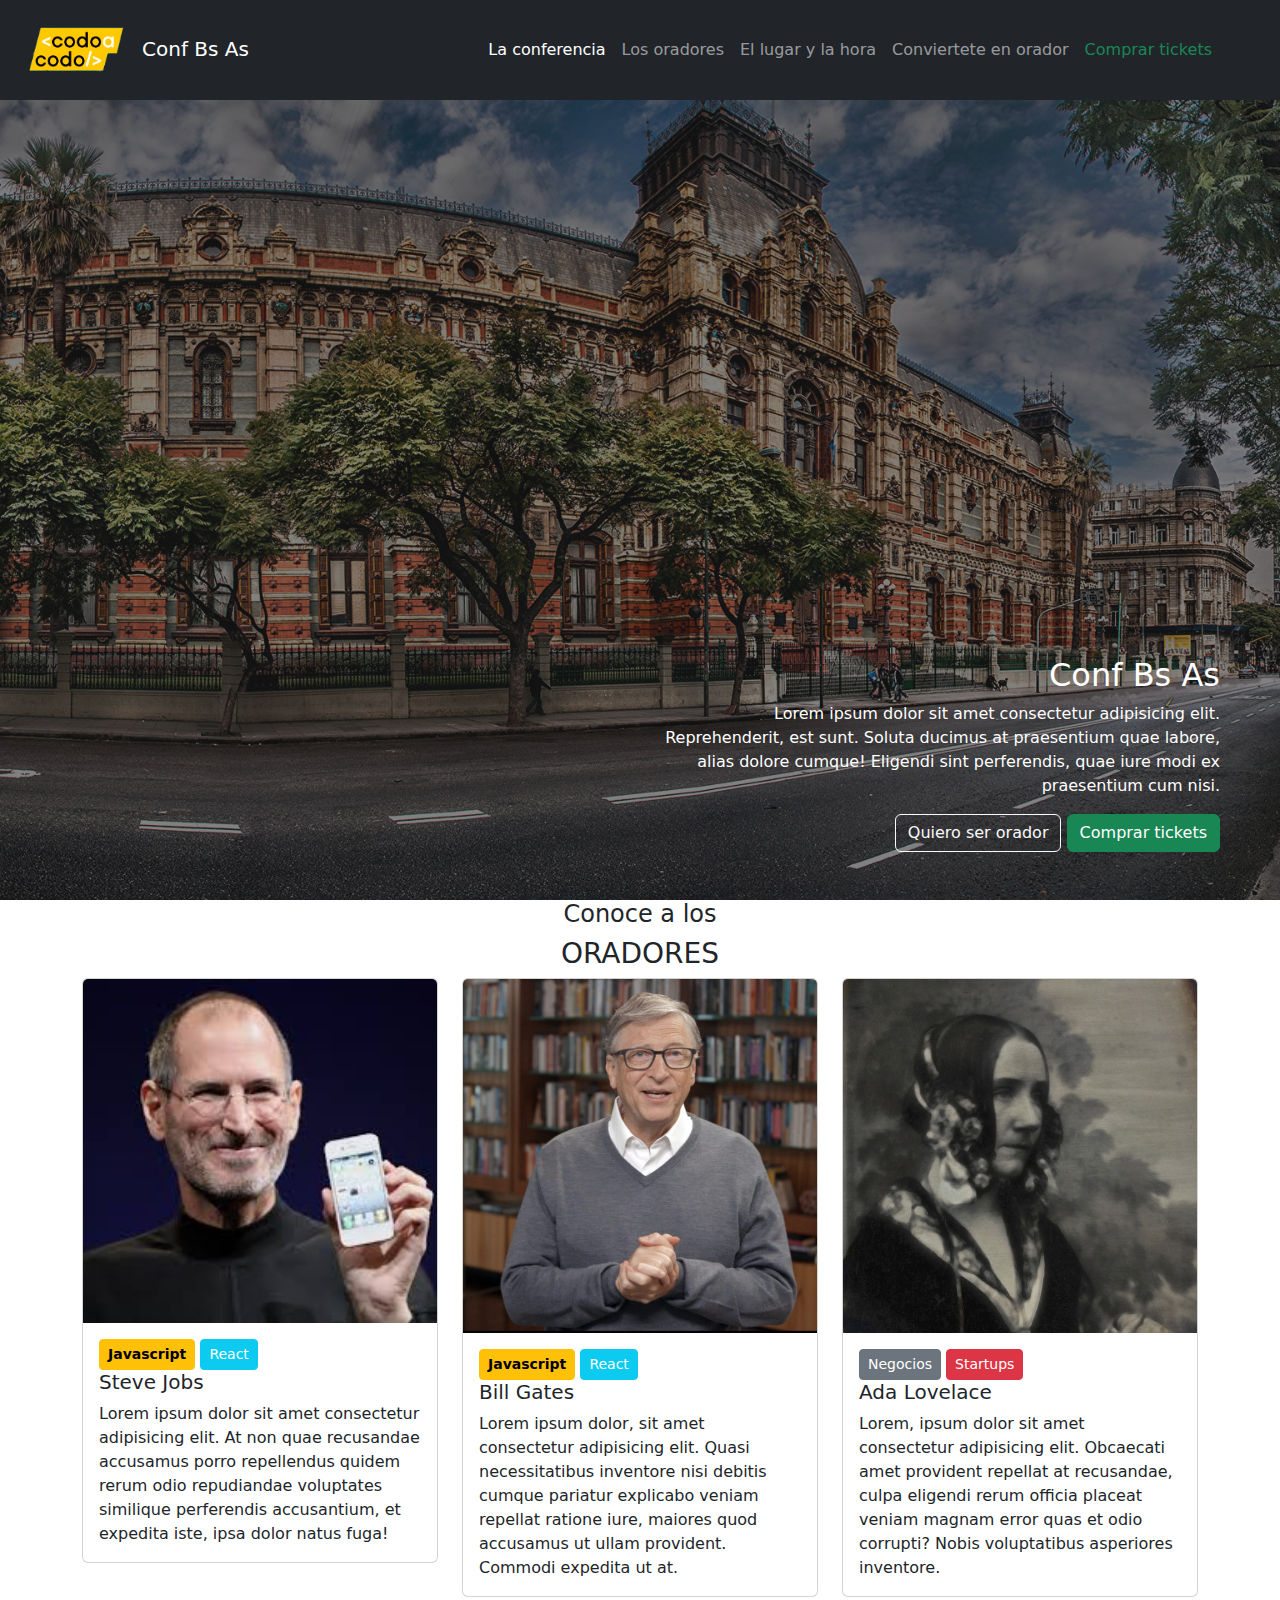
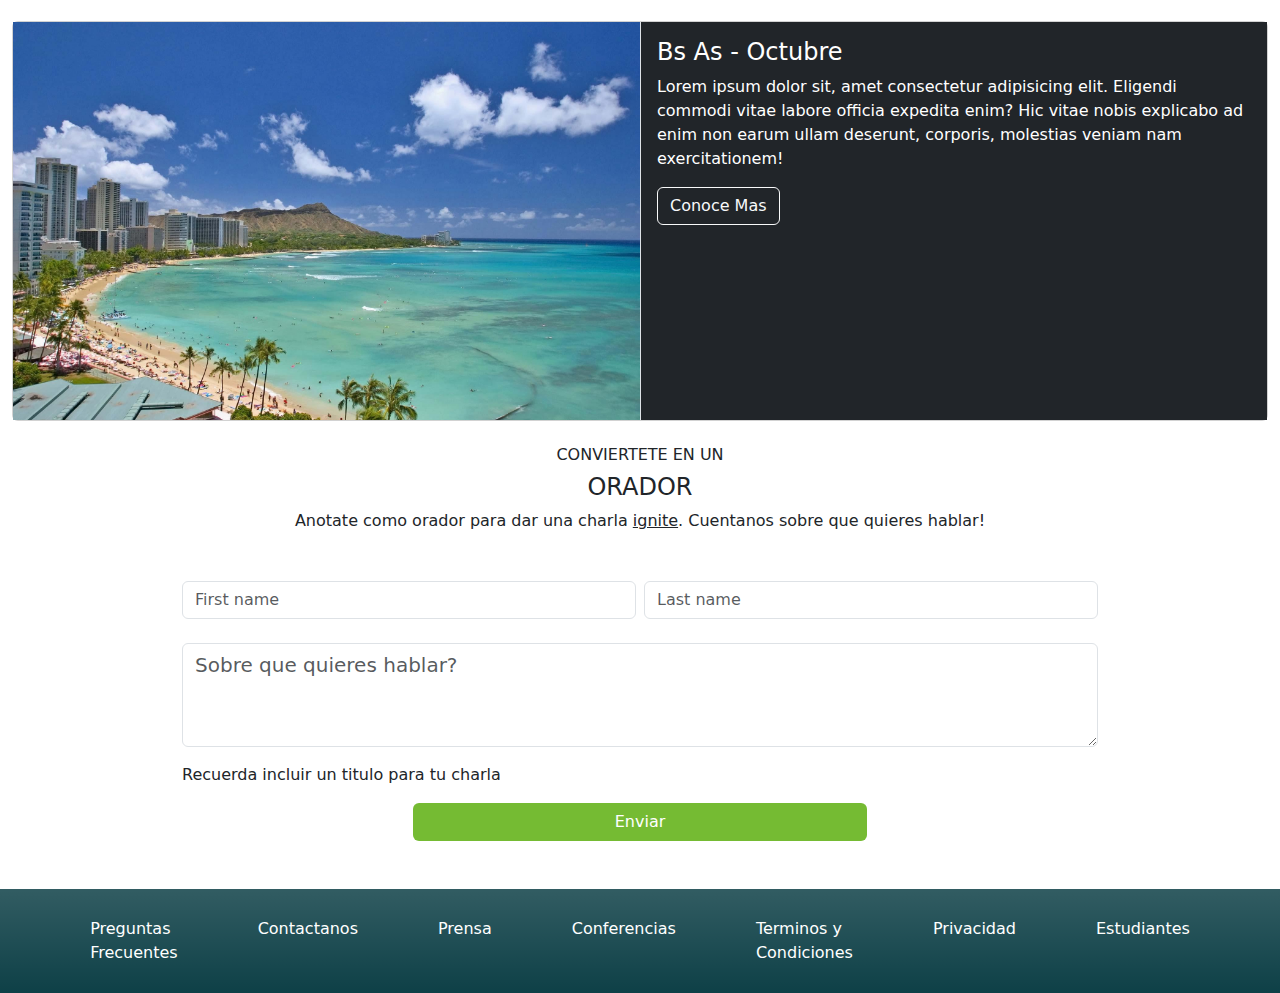
<file: index.html>
<!doctype html>
<html lang="en">

<head>
    <meta charset="utf-8">
    <meta name="viewport" content="width=device-width, initial-scale=1">
    <title>ConfBsAs</title>
    <link rel="stylesheet" href="./CSS/bootstrap.min.css">
    <link rel="stylesheet" href="./CSS/style.css">
</head>

<body>
    <header>
        <nav class="navbar navbar-expand-lg bg-dark navbar-dark text-nowrap fixed-top">
            <div class="container-fluid">
                <a class="navbar-brand" href="#"><img src="./IMGs/imagenes_integrador_front/codoacodo.png" alt="logo" width="130em">Conf Bs As</a>
                <button class="navbar-toggler" type="button" data-bs-toggle="collapse"
                    data-bs-target="#navbarSupportedContent" aria-controls="navbarSupportedContent"
                    aria-expanded="false" aria-label="Toggle navigation">
                    <span class="navbar-toggler-icon"></span>
                </button>
                <div class="collapse navbar-collapse flex-row-reverse pe-lg-5" id="navbarSupportedContent">
                    <div class="text-end">
                        <div class="navbar-nav me-auto mb-2 mb-lg-0 justify-content-lg-end">
                            <a class="nav-link active" aria-current="page" href="#conf">La conferencia</a>
                            <a class="nav-link" href="#oradores">Los oradores</a>
                            <a class="nav-link" href="#lugar">El lugar y la hora</a>
                            <a class="nav-link" href="#conviertete">Conviertete en orador</a>
                            <a class="nav-link text-success" href="./tickets.html">Comprar tickets</a>
                        </div>
                    </div>
                </div>
            </div>
        </nav>

    </header>
    <main>
        <div class="container-fluid" id="conf">
            <div class="row fondo p-5 align-items-center flex-md-column-reverse">
                <div class="col-m-6 text-white text-end  w-50 align-self-end">
                    <h2>Conf Bs As</h2>
                    <p>Lorem ipsum dolor sit amet consectetur adipisicing elit. Reprehenderit, est sunt. Soluta ducimus
                        at praesentium quae labore, alias dolore cumque! Eligendi sint perferendis, quae iure modi ex
                        praesentium cum nisi.</p>
                    <a class="btn btn-outline-light" href="#conviertete" role="button">Quiero ser orador</a>
                    <a class="btn btn-success" href="./tickets.html" role="button">Comprar tickets</a>
                </div>
            </div>
        </div>
        <div class="container" id="oradores">
            <h4 class="text-center">Conoce a los</h3>
                <h3 class="text-center">ORADORES</h3>
                <div class="row row-cols-1 row-cols-md-3 g-4">
                    <div class="col">
                        <div class="card">
                            <img src="./IMGs/imagenes_integrador_front/steve.jpg" class="card-img-top" alt="Steve_Jobs">
                            <div class="card-body">
                                <button type="button" class="btn btn-warning btn-sm fw-bold">Javascript</button>
                                <button type="button" class="btn btn-info btn-sm text-white">React</button>
                                <h5 class="card-title">Steve Jobs</h5>
                                <p class="card-text">Lorem ipsum dolor sit amet consectetur adipisicing elit. At non
                                    quae recusandae accusamus porro repellendus quidem rerum odio repudiandae voluptates
                                    similique perferendis accusantium, et expedita iste, ipsa dolor natus fuga!</p>
                            </div>
                        </div>
                    </div>
                    <div class="col">
                        <div class="card">
                            <img src="./IMGs/imagenes_integrador_front/bill.jpg" class="card-img-top" alt="Bill_Gates">
                            <div class="card-body">
                                <button type="button" class="btn btn-warning btn-sm fw-bold">Javascript</button>
                                <button type="button" class="btn btn-info btn-sm text-white">React</button>
                                <h5 class="card-title">Bill Gates</h5>
                                <p class="card-text">Lorem ipsum dolor, sit amet consectetur adipisicing elit. Quasi
                                    necessitatibus inventore nisi debitis cumque pariatur explicabo veniam repellat
                                    ratione iure, maiores quod accusamus ut ullam provident. Commodi expedita ut at.</p>
                            </div>
                        </div>
                    </div>
                    <div class="col">
                        <div class="card">
                            <img src="./IMGs/imagenes_integrador_front/ada.jpeg" class="card-img-top" alt="Ada_Lovelace">
                            <div class="card-body">
                                <button type="button" class="btn btn-secondary btn-sm text-white">Negocios</button>
                                <button type="button" class="btn btn-danger btn-sm text-white">Startups</button>
                                <h5 class="card-title">Ada Lovelace</h5>
                                <p class="card-text">Lorem, ipsum dolor sit amet consectetur adipisicing elit. Obcaecati
                                    amet provident repellat at recusandae, culpa eligendi rerum officia placeat veniam
                                    magnam error quas et odio corrupti? Nobis voluptatibus asperiores inventore.</p>
                            </div>
                        </div>
                    </div>
                </div>
        </div>
        <div class="container-fluid mt-4" id="lugar">
            <div class="card mb-3">
                <div class="row g-0">
                    <div class="col-md-6">
                        <img src="./IMGs/imagenes_integrador_front/honolulu.jpg" class="img-fluid" loading="lazy" alt="imagen_de_playa">
                    </div>
                    <div class="col-md-6 bg-dark border-start">
                        <div class="card-body">
                            <h4 class="card-title text-white">Bs As - Octubre</h4>
                            <p class="card-text text-white">Lorem ipsum dolor sit, amet consectetur adipisicing elit.
                                Eligendi
                                commodi vitae labore officia expedita enim? Hic vitae nobis explicabo ad enim non earum
                                ullam deserunt, corporis, molestias veniam nam exercitationem!</p>
                            <a class="btn btn-outline-light" href="#" role="button">Conoce Mas</a>


                        </div>
                    </div>
                </div>
            </div>
        </div>
        <div class="container mt-4" id="conviertete">
            <div class="text-center">
                <h6>CONVIERTETE EN UN</h6>
                <h4>ORADOR</h4>
                <p>Anotate como orador para dar una charla <u>ignite</u>. Cuentanos sobre que quieres hablar!</p>
            </div>
            <form action="">
                <div class="row gx-2 align-items-sm-center justify-content-sm-center m-lg-5 ps-5 pe-5">
                    <div class="col">
                        <input type="text" class="form-control" id="name" placeholder="First name"
                            aria-label="First name">
                    </div>
                    <div class="col">
                        <input type="text" class="form-control" id="lastname" placeholder="Last name"
                            aria-label="Last name">
                    </div>

                    <div class="mb-3">
                        <label for="exampleFormControlTextarea1" class="form-label"></label>
                        <textarea class="form-control fs-5" id="exampleFormControlTextarea1"
                            placeholder="Sobre que quieres hablar?" rows="3"></textarea>
                    </div>
                    <p>Recuerda incluir un titulo para tu charla</p>
                    <div class="d-grid gap-2 col-6 mx-auto">
                        <button class="btn enviar text-bg-success text-white" type="button">Enviar</button>
                    </div>
                </div>
            </form>
        </div>
    </main>
    <footer>
        <div class="d-flex justify-content-around footer">
            <nav class="navbar navbar-expand-lg text-nowrap">
                <div class="container-fluid">
                    <div class="navbar-nav">
                        <ul class="nav justify-content-md-center">
                            <li class="nav-item">
                                <a class="nav-link" href="#" aria-current="page">Preguntas <br> Frecuentes</a>
                            </li>
                            <li class="nav-item">
                                <a class="nav-link" href="#">Contactanos</a>
                            </li>
                            <li class="nav-item">
                                <a class="nav-link" href="#">Prensa</a>
                            </li>
                            <li class="nav-item">
                                <a class="nav-link" href="#">Conferencias</a>
                            </li>
                            <li class="nav-item">
                                <a class="nav-link" href="#">Terminos y<br>Condiciones</a>
                            </li>
                            <li class="nav-item">
                                <a class="nav-link" href="#">Privacidad</a>
                            </li>
                            <li class="nav-item">
                                <a class="nav-link" href="#">Estudiantes</a>
                            </li>
                        </ul>

                    </div>
                </div>
            </nav>
        </div>
    </footer>



    <script src="./JS/bootstrap.bundle.min.js"></script>
    <script src="./JS/validacion-formulario.js"></script>
</body>

</html>
</file>
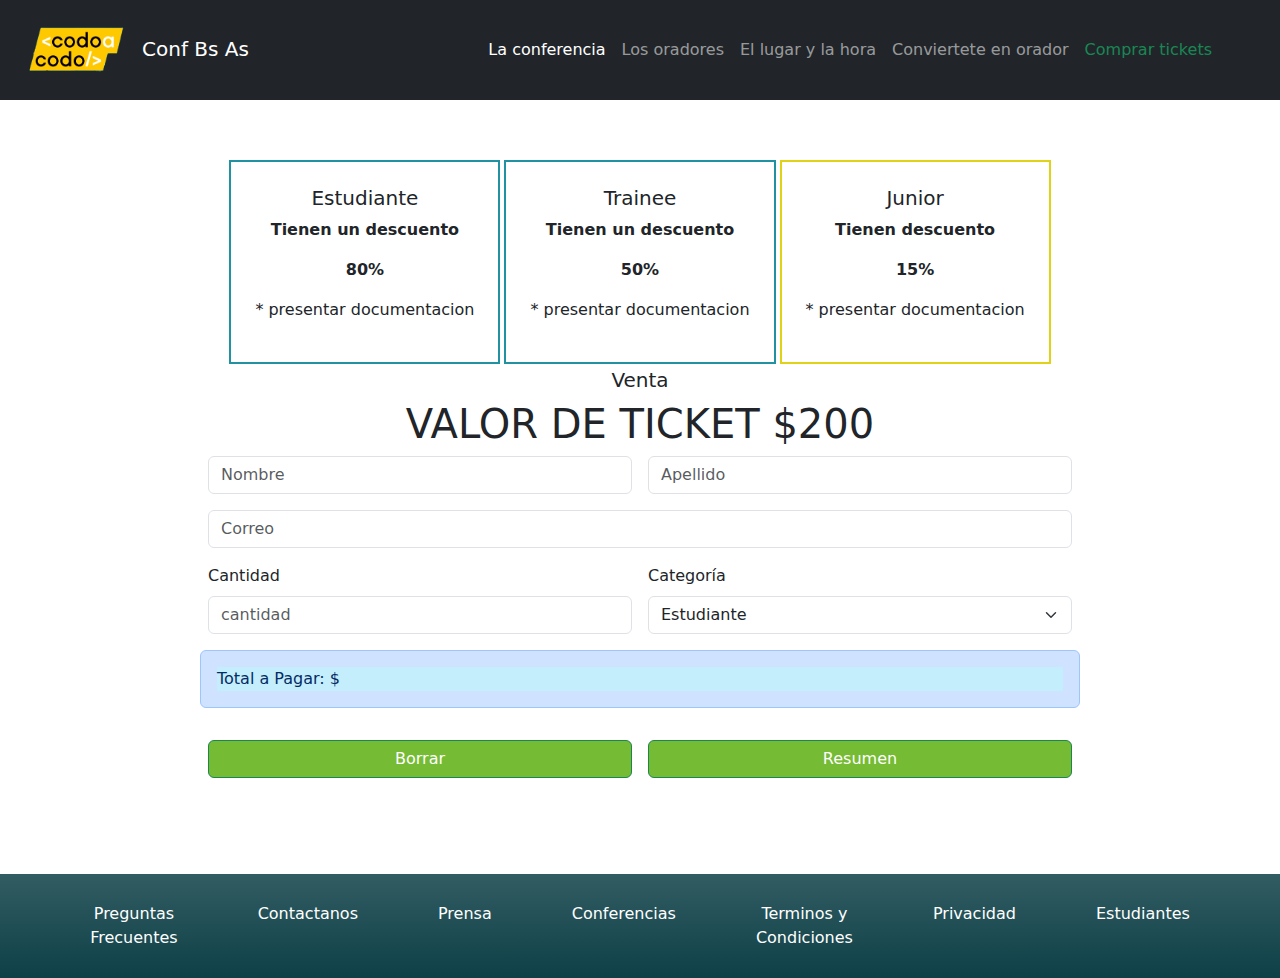
<file: tickets.html>
<!DOCTYPE html>
<html lang="en">

<head>
    <meta charset="UTF-8">
    <meta name="viewport" content="width=device-width, initial-scale=1.0">
    <link rel="stylesheet" href="./CSS/bootstrap.min.css">
    <link rel="stylesheet" href="./CSS/style.css">
    <title>Tickets</title>
</head>

<body>
    <header>
        <nav class="navbar navbar-expand-lg bg-dark navbar-dark text-nowrap fixed-top">
            <div class="container-fluid">
                <a class="navbar-brand" href="#"><img src="./IMGs/imagenes_integrador_front/codoacodo.png" alt="logo" width="130em">Conf Bs As</a>
                <button class="navbar-toggler" type="button" data-bs-toggle="collapse"
                    data-bs-target="#navbarSupportedContent" aria-controls="navbarSupportedContent"
                    aria-expanded="false" aria-label="Toggle navigation">
                    <span class="navbar-toggler-icon"></span>
                </button>
                <div class="collapse navbar-collapse flex-row-reverse pe-lg-5" id="navbarSupportedContent">
                    <div class="text-end">
                        <div class="navbar-nav me-auto mb-2 mb-lg-0 justify-content-lg-end">
                            <a class="nav-link active" aria-current="page" href="./index.html">La conferencia</a>
                            <a class="nav-link" href="./index.html">Los oradores</a>
                            <a class="nav-link" href="./index.html">El lugar y la hora</a>
                            <a class="nav-link" href="./index.html">Conviertete en orador</a>
                            <a class="nav-link text-success">Comprar tickets</a>
                        </div>
                    </div>
                </div>
            </div>
        </nav>
    </header>
    <main class="d-flex pt-md-3">
        <div class="container w-75 p-md-5">
            <div
                class="tarjeta d-flex flex-row flex-wrap gap-2 g-1 column-gap-1 mt-lg-5 pt-lg-5 pb-1 justify-content-center align-content-around">
                <div class="card-i py-4 px-4 text-center">
                    <div class="card-cpo">
                        <h5 class="card-name">Estudiante</h5>
                        <p class="card-tx fw-semibold">Tienen un descuento</p>
                        <p class="card-tx fw-semibold">80%</p>
                        <p class="card-tx">* presentar documentacion</p>
                    </div>
                </div>
                <div class="card-i py-4 px-4 text-center">
                    <div class="card-cpo">
                        <h5 class="card-name">Trainee</h5>
                        <p class="card-tx fw-semibold">Tienen un descuento</p>
                        <p class="card-tx fw-semibold">50%</p>
                        <p class="card-tx">* presentar documentacion</p>
                    </div>
                </div>
                <div class="card-w py-4 px-4 text-center">
                    <div class="card-cpo">
                        <h5 class="card-name">Junior</h5>
                        <p class="card-tx fw-semibold">Tienen descuento</p>
                        <p class="card-tx fw-semibold">15%</p>
                        <p class="card-tx">* presentar documentacion</p>
                    </div>
                </div>
            </div>

            <h5 class="text-center">Venta</h5>
            <h1 class="text-center">VALOR DE TICKET $200</h1>
            <form class="row g-3" id="compraEntradas">

                <div class="col-md-6">
                    <input type="text" class="form-control" id="nombre" placeholder="Nombre" aria-label="Nombre">
                </div>
                <div class="col-md-6">
                    <input type="text" class="form-control" id="apellido" placeholder="Apellido" aria-label="Apellido">
                </div>
                <div class="col-12">
                    <input type="email" class="form-control" id="email" placeholder="Correo" aria-label="Correo">
                </div>

                <div class="col-md-6">
                    <label for="cantidad" class="form-label">Cantidad</label>
                    <input type="text" class="form-control" id="cantidad" placeholder="cantidad">
                </div>
                <div class="col-md-6">
                    <label for="categoria" class="form-label">Categoría</label>
                    <select id="categoria" class="form-select">
                        <option selected value="estudiante" >Estudiante</option>
                        <option value="trainee">Trainee</option>
                        <option value="junior">Junior</option>
                    </select>
                </div>

                <div class="alert alert-primary " role="alert">
                    <p class="mb-0" id="pagoTotal">Total a Pagar: $</p>
                </div>

                <div class="col mb-5">
                    <button class="btn btn-success col-md-12  btnReset" type="button" id="btnBorrar"
                        onclick="borrar();">Borrar</button>
                </div>
                <div class="col mb-5">
                    <button class="btn btn-success col-md-12 btnSubmit" type="button" id="btnResumen"
                        onclick="comprarTickets();">Resumen</button>
                </div>
        </div>

        </form>
        </div>
        </div>
    </main>

    <footer>
        <div class="d-flex justify-content-center footer">
            <nav class="navbar navbar-expand-lg text-nowrap">
                <div class="container-fluid">
                    <div class="navbar-nav">
                        <ul class="nav justify-content-sm-center align-content-sm-center text-center">
                            <li class="nav-item">
                                <a class="nav-link" href="#" aria-current="page">Preguntas <br> Frecuentes</a>
                            </li>
                            <li class="nav-item">
                                <a class="nav-link" href="#">Contactanos</a>
                            </li>
                            <li class="nav-item">
                                <a class="nav-link" href="#">Prensa</a>
                            </li>
                            <li class="nav-item">
                                <a class="nav-link" href="#">Conferencias</a>
                            </li>
                            <li class="nav-item">
                                <a class="nav-link" href="#">Terminos y<br>Condiciones</a>
                            </li>
                            <li class="nav-item">
                                <a class="nav-link" href="#">Privacidad</a>
                            </li>
                            <li class="nav-item">
                                <a class="nav-link" href="#">Estudiantes</a>
                            </li>
                        </ul>

                    </div>
                </div>
            </nav>
        </div>
    </footer>
    <script src="./JS/validacion-formulario.js"></script>
    <script src="./JS/bootstrap.bundle.min.js"></script>
</body>

</html>
</file>
<file: CSS/style.css>
*{
    box-sizing: border-box;
    margin: 0;
    padding:0;
    font-size: 16px;
}



.fondo {
    height: 100vh;
    background-image:url("../IMGs/imagenes_integrador_front/tpo-integrador-foto-main.jpg");
    background-position: center;
    background-size: cover;
    background-repeat: no-repeat;
    background-color: rgb(66, 66, 66);
    background-blend-mode: soft-light;
}


.enviar {
    background-color: rgb(117, 187, 51) !important;
}
.footer {
    background-color: rgb(14, 64, 71);
    background-image: var(--bs-gradient);
}
.nav-item a {
    padding: 0.62rem;
    margin: 0.62rem 2rem;
    place-content: center center;
    color: white;
}
.nav-item a:hover {
 color:#ddd
}



.btnReset {
    background-color: rgb(117, 187, 51) !important;
    
}
.btnSubmit{ 
    background-color: rgb(117, 187, 51)!important;
}

.card-i{
    border: 2px solid rgb(32, 146, 161);
    
}
.card-w {
    border: 2px solid rgb(224, 211, 23);
   
}

#pagoTotal {
    background-color:rgb(196, 238, 252);
}

@media screen and (max-width: 991px) {
    .container {
        width: 90% !important;
        margin-top: 25vh !important;
    }
}

@media screen and (max-width: 767px){
    .btn {
        width: 100% !important;
    }
   
}

@media screen and (max-width: 313px){
    .container {
        padding: 3rem 0 !important;
    }
   .form {
    width: 100% !important;
   }
   
}
</file>
